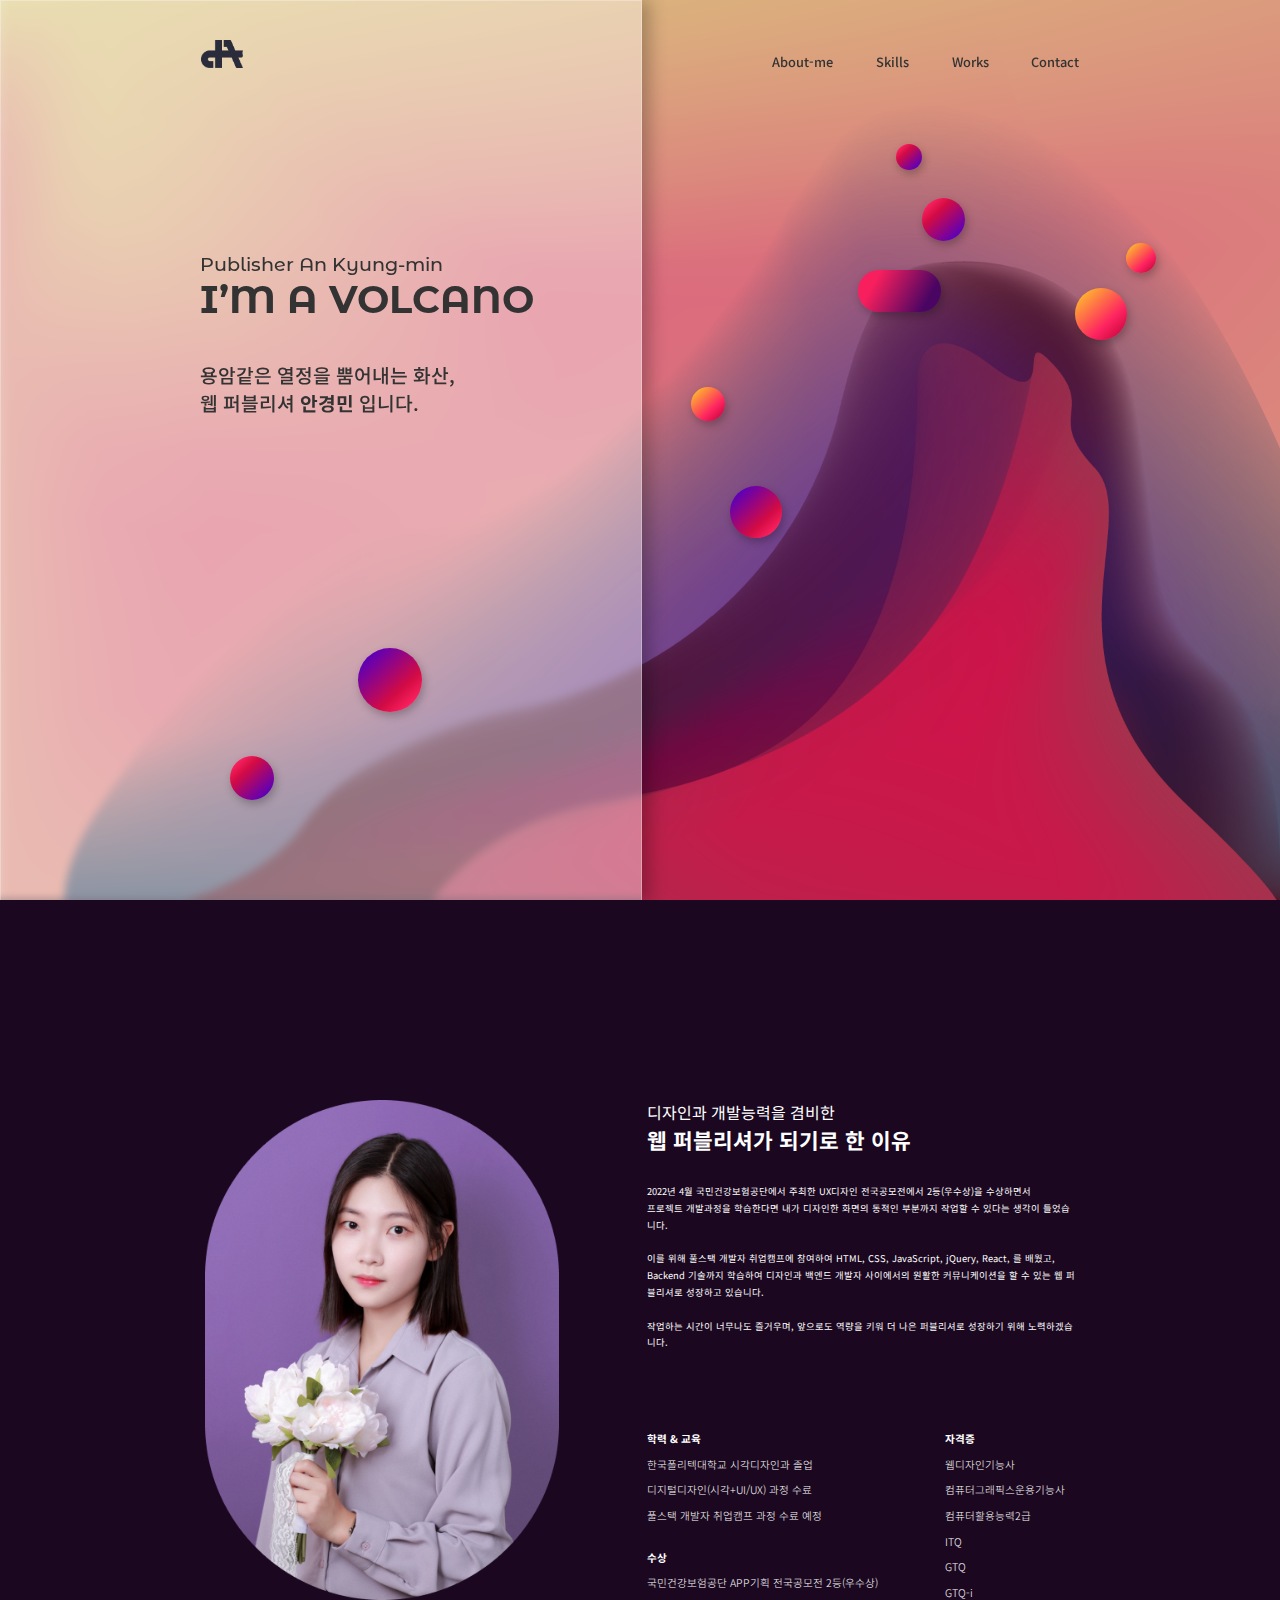
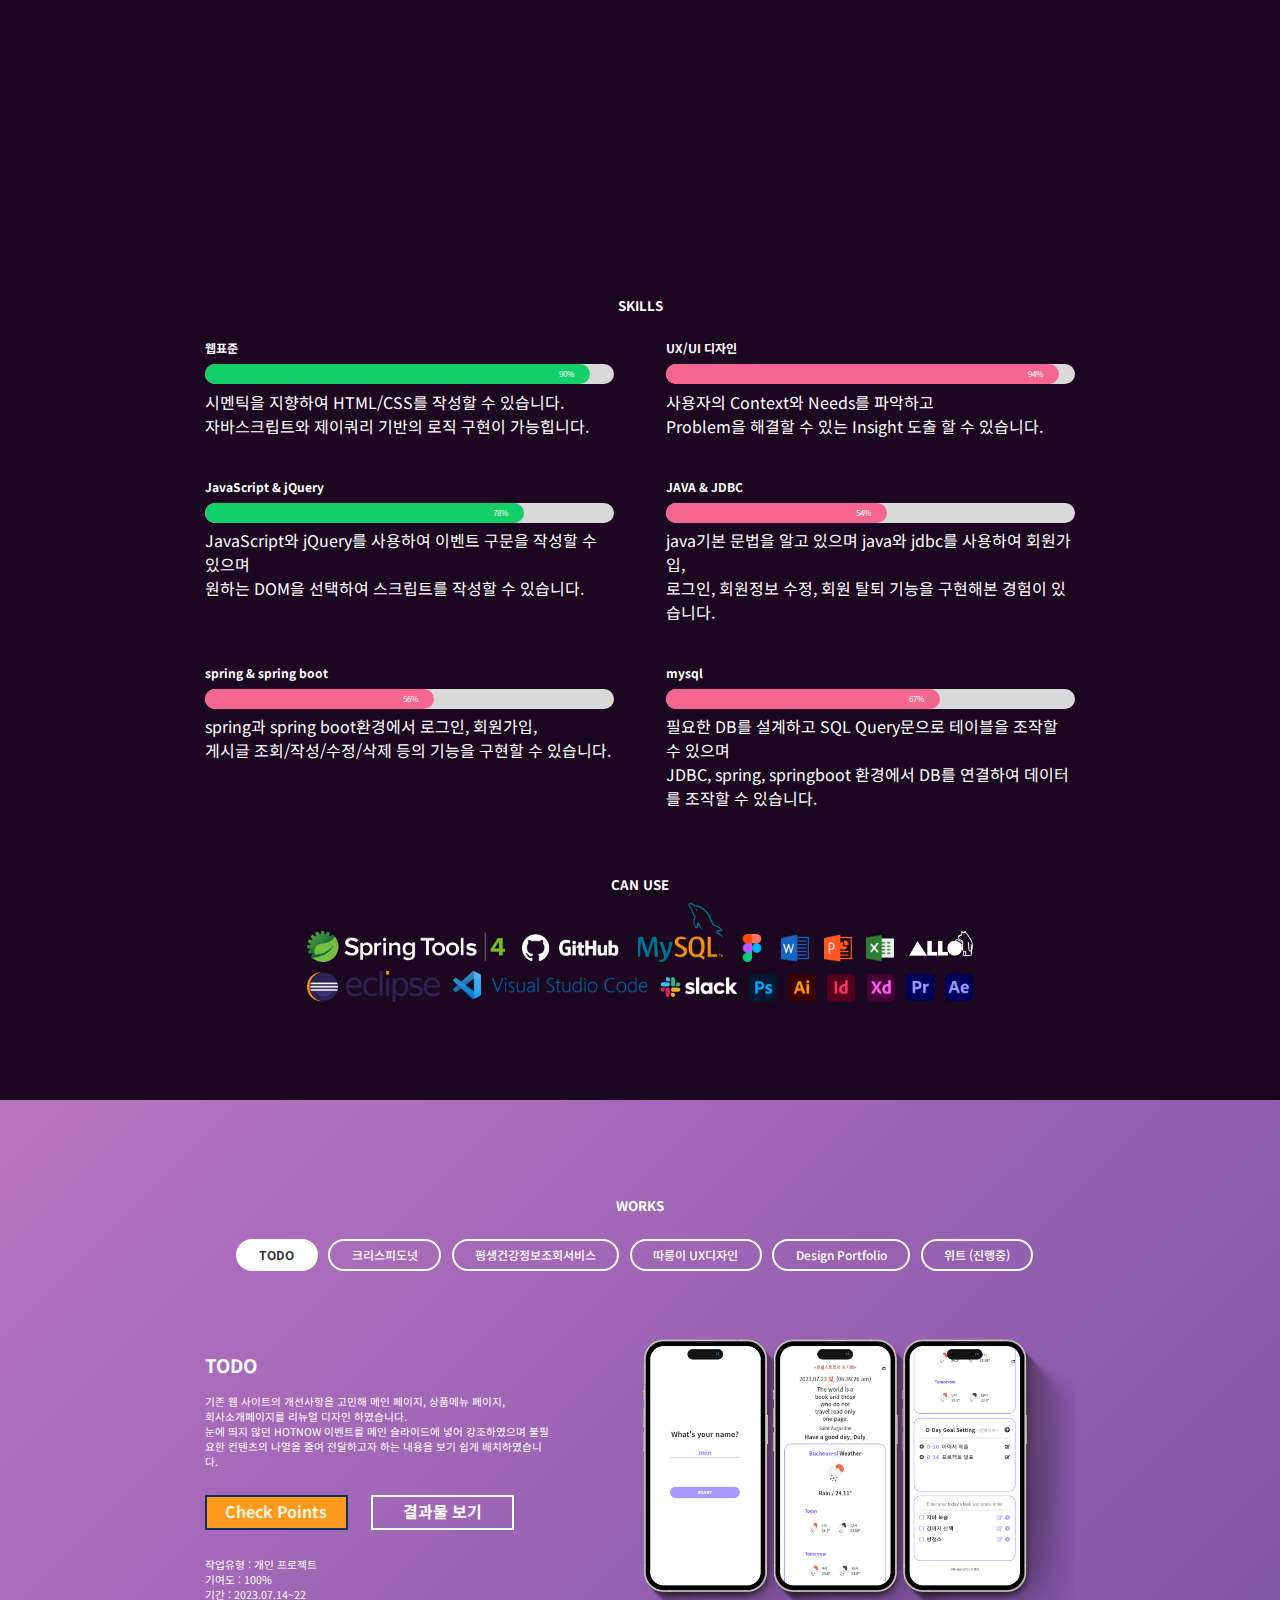
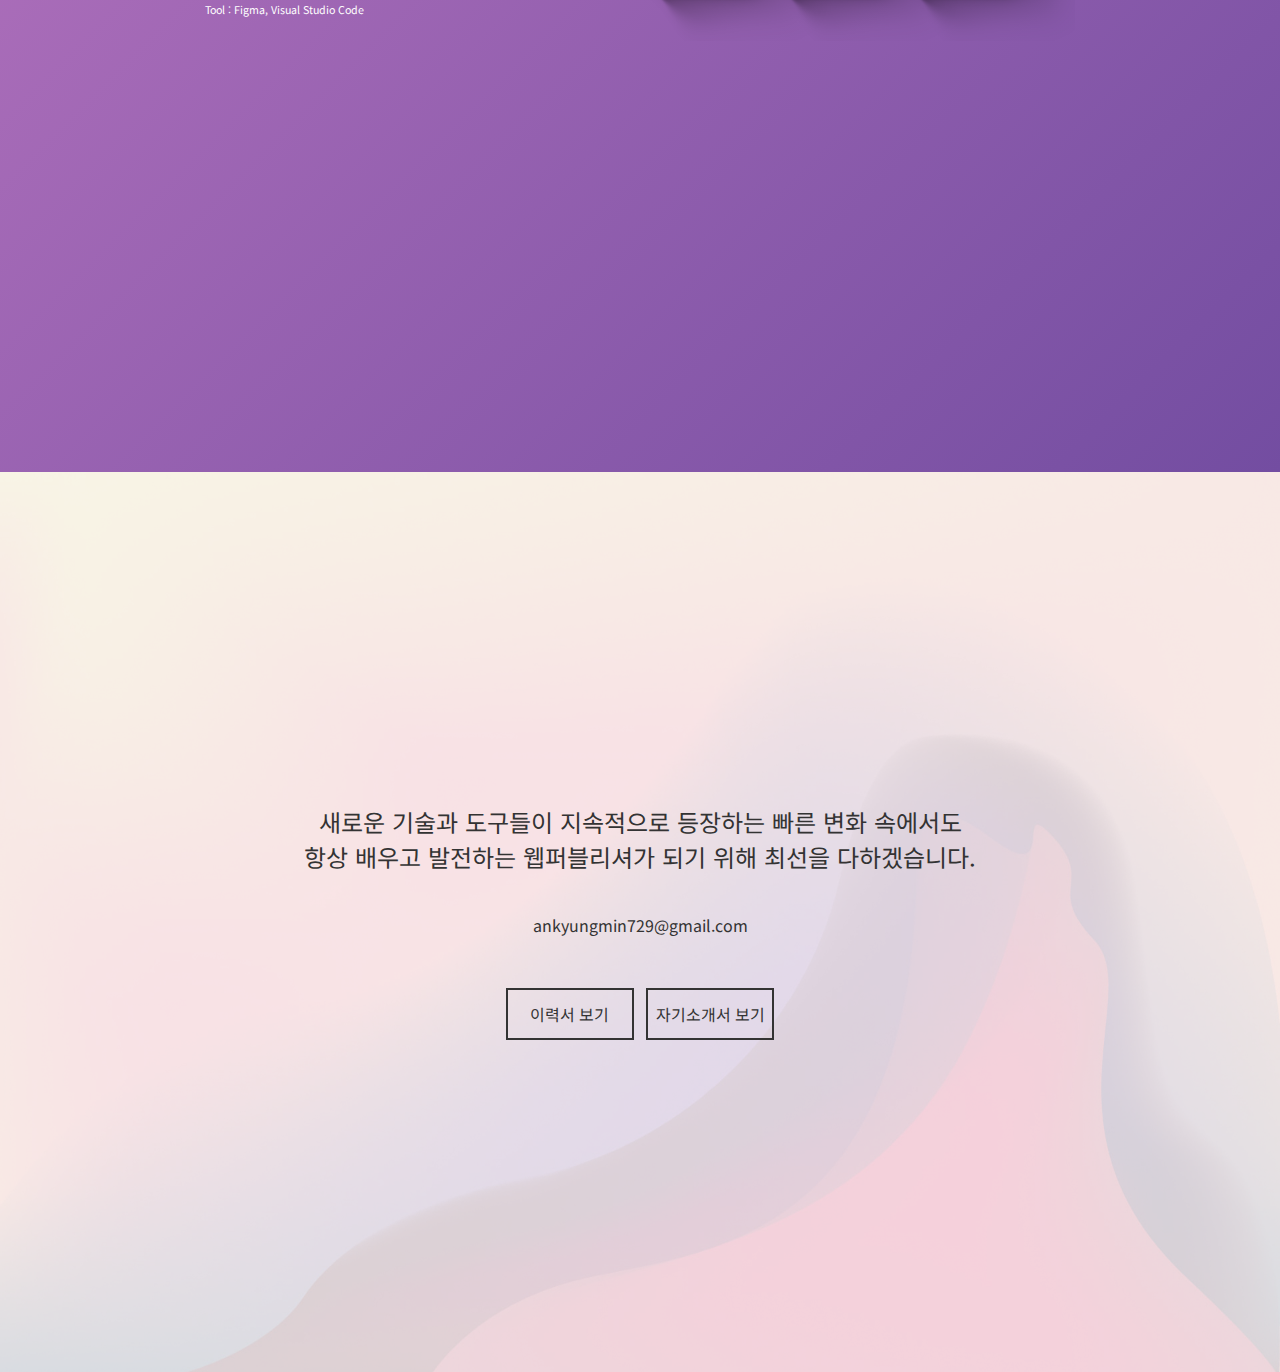
<file: index.html>
<!DOCTYPE html>
<html lang="ko">
	<head>
		<meta charset="UTF-8" />
		<meta name="viewport" content="width=device-width, initial-scale=1.0" />
		<title>안경민 포트폴리오</title>
		<link rel="icon" href="./images/favicon.png" />
		<link rel="stylesheet" href="./css/reset.css" />
		<link rel="stylesheet" href="./css/header.css" />
		<link rel="stylesheet" href="./css/style.css" />
		<script defer src="./js/script.js"></script>
	</head>
	<body>
    <header>
				<div class="header_inner">
					<h1 class="logo"><a href="#">안경민 포트폴리오</a></h1>
					<nav class="mainmenu">
						<ul class="mainmenu_container">
							<li><a href="#about-me">About-me</a></li>
							<li><a href="#skills">Skills</a></li>
							<li><a href="#works">Works</a></li>
							<li><a href="#contact">Contact</a></li>
						</ul>
					</nav>
				</div>
			</header>
			<section id="home">
        <div class="volcano">
          <img class="volcano_01" src="./images/volcano_01-1.png" alt="volcano" />
          <img class="volcano_02" src="./images/volcano_02.png" alt="volcano" />
          <img class="volcano_03" src="./images/volcano_03.png" alt="volcano" />
          <div class="lava_container">
            <div class="lava1"></div>
            <div class="lava2"></div>
            <div class="lava3"></div>
            <div class="lava4"></div>
            <div class="lava5"></div>
            <div class="lava6"></div>
            <div class="lava7"></div>
            <div class="lava8"></div>
            <div class="lava9"></div>
          </div>
          <div class="glass"></div>
        </div>
				<div class="section_inner">
					<div class="intro">
						<p>Publisher An Kyung-min</p>
						<p>I’M A VOLCANO</p>
						<p>용암같은 열정을 뿜어내는 화산,<br />웹 퍼블리셔 <b>안경민</b> 입니다.</p>
        </div>
			</section>
			
      <section id="about-me">
        <div class="sec_inner">
          <img src="./images/about_02.jpg" alt="">
          <div class="sec02_text">
              <p class="tit">
                  디자인과 개발능력을 겸비한 <br/>
                  <span class="b">웹 퍼블리셔가 되기로 한 이유</span>
              </p>
              <p class="con">
                2022년 4월 국민건강보험공단에서 주최한 UX디자인 전국공모전에서 2등(우수상)을 수상하면서 <br/>
                프로젝트 개발과정을 학습한다면 내가 디자인한 화면의 동적인 부분까지 작업할 수 있다는 생각이 들었습니다.<br/>
                <br/>
                이를 위해 풀스택 개발자 취업캠프에 참여하여 HTML, CSS, JavaScript, jQuery, React, 를 배웠고,<br/>
                Backend 기술까지 학습하여 디자인과 백엔드 개발자 사이에서의 원활한 커뮤니케이션을 할 수 있는 웹 퍼블리셔로 성장하고 있습니다.<br/>        
                <br/>
                작업하는 시간이 너무나도 즐거우며, 앞으로도 역량을 키워 더 나은 퍼블리셔로 성장하기 위해 노력하겠습니다.
              </p>
              <div class="text_bottom">
                  <div class="text_b_left">
                      <ol class="edu">
                          학력 & 교육
                          <li>한국폴리텍대학교 시각디자인과 졸업</li>
                          <li>디지털디자인(시각+UI/UX) 과정 수료</li>
                          <li>풀스택 개발자 취업캠프 과정 수료 예정</li>
                      </ol>
                      <ol>
                          수상
                          <li>국민건강보험공단 APP기획 전국공모전 2등(우수상)</li>
                      </ol>
                  </div>
                  <div class="text_b_right">
                      <ol>
                          자격증
                          <li>웹디자인기능사</li>
                          <li>컴퓨터그래픽스운용기능사</li>
                          <li>컴퓨터활용능력2급</li>
                          <li>ITQ</li>
                          <li>GTQ</li>
                          <li>GTQ-i</li>
                          <!-- <li>GTQin</li> -->
                      </ol>
                  </div>
              </div><!--end of text_bottom-->
          </div><!--end of sec02_text-->
      </div>
      </section>
      
      <section id="skills">
        <h4>SKILLS</h4>
        <ul class="skillsContainer">
          <li>
            <span class="skillName">spring & spring boot</span>
            <div class="chartBackground">
              <div class="chart">56%</div>
            </div>
            <p>
              spring과 spring boot환경에서 로그인, 회원가입, <br/>
              게시글 조회/작성/수정/삭제  등의 기능을 구현할 수 있습니다.
            </p>
          </li>
          <li>
            <span class="skillName">mysql</span>
            <div class="chartBackground">
              <div class="chart">67%</div>
            </div>
            <p >
              필요한 DB를 설계하고 SQL Query문으로 테이블을 조작할 수 있으며 <br/>
              JDBC, spring, springboot 환경에서 DB를 연결하여 데이터를 조작할 수 있습니다.
            </p>
          </li>
          <li>
            <span class="skillName">JavaScript & jQuery</span>
            <div class="chartBackground">
              <div class="chart">78%</div>
            </div>
            <p>
              JavaScript와 jQuery를 사용하여 이벤트 구문을 작성할 수 있으며<br/>
              원하는 DOM을 선택하여 스크립트를 작성할 수 있습니다.
            </p>
          </li>
          <li>
            <span class="skillName">JAVA & JDBC</span>
            <div class="chartBackground">
              <div class="chart">54%</div>
            </div>
            <p>
              java기본 문법을 알고 있으며 java와 jdbc를 사용하여  회원가입, <br/>
              로그인, 회원정보 수정, 회원 탈퇴 기능을 구현해본 경험이 있습니다.
            </p>
          </li>
          <li>
            <span class="skillName">웹표준</span>
            <div class="chartBackground">
              <div class="chart">90%</div>
            </div>
            <p>
              시멘틱을 지향하여 HTML/CSS를 작성할 수 있습니다.<br/>
              자바스크립트와 제이쿼리 기반의 로직 구현이 가능힙니다.
            </p>
          </li>
          <li>
            <span class="skillName">UX/UI 디자인</span>
            <div class="chartBackground">
              <div class="chart">94%</div>
            </div>
            <p>
              사용자의 Context와 Needs를 파악하고 <br/>
              Problem을 해결할 수 있는 Insight 도출 할 수 있습니다.
            </p>
          </li>
        </ul>
        <h4 class="canuse">CAN USE</h4>
        <ul class="canUseContainer">
          <li>Spring Tools 4</li>
          <li>GitHub</li>
          <li>MySQL</li>
          <li>Figma</li>
          <li>Word</li>
          <li>PowerPoint</li>
          <li>Excel</li>
          <li>Allo</li>
          <li>eclipse</li>
          <li>Visual Studio Code</li>
          <li>slack</li>
          <li>Photoshop</li>
          <li>Illustrator</li>
          <li>Indesign</li>
          <li>Xd</li>
          <li>Premier</li>
          <li>After Effects</li>
        </ul>
      </section>

      <section id="works">
        <h4>WORKS</h4>
        <ul class="worksList">
          <li class="on"><a href="#">TODO</a></li>
          <li><a href="#">크리스피도넛</a></li>
          <li><a href="#">평생건강정보조회서비스</a></li>
          <li><a href="#">따릉이 UX디자인</a></li>
          <li><a href="#">Design Portfolio</a></li>
          <li><a href="#">위트 (진행중)</a></li>
        </ul>

        <article class="show">
          <div class="workInfo">
            <h6>TODO</h6>
            <p>
              기존 웹 사이트의 개선사항을 고민해 메인 페이지, 상품메뉴 페이지, <br/>
              회사소개페이지를 리뉴얼 디자인 하였습니다.<br/> 
              눈에 띄지 않던 HOTNOW 이벤트를 메인 슬라이드에 넣어 강조하였으며
              불필요한 컨텐츠의 나열을 줄여 전달하고자 하는 내용을 보기 쉽게 배치하였습니다.
            </p>
            <a type="button" id="todoPopupBtn">Check Points</a>
            <a href="./todo/index.html" target="_blank" class="result">결과물 보기</a>
            
            <div id="todoModalWrap">
                <div id="todoModalBody">
                  <span id="todoCloseBtn">&times;</span>
                  <p style="font-size: 20px; line-height: 2;">
                    <strong>사용 언어</strong><br/>
                    - HTML<br/>
                    - CSS<br/>
                    - SASS<br/>
                    - JavaScript<br/>
                    <br/>
                    <strong>Check Points</strong><br/>
                    1. SASS 변수 선언으로 컬러시스템을 구축 => 빠른 작업<br/>
                    2. localStorage를 활용하여 사용자의 이름과 디데이 목록, 할일 목록을 저장하여 보여줌<br/>
                    3. 명언이 저장된 배열을 만든 후 Math.random()을 활용하여 명언을 랜덤으로 출력함<br/>
                    4. Date()를 활용하여 날짜와 시간을 가져오고 setInterval()을 통해 <br/>
                    &nbsp;&nbsp;&nbsp;&nbsp;1초간격으로 시간을 출력하는 함수를 호출함<br/>
                    5. OpenWeatherMap을 활용하여 사용자의 위치를 파악하고 <br/>
                    &nbsp;&nbsp;&nbsp;&nbsp;AJAX로 현재날씨 데이터를 받아와서 출력함<br/>
                    6. OpenWeatherMap에서 가져온 정보들 중 필요한 데이터만 찾아내기 위해 <br/>
                    &nbsp;&nbsp;&nbsp;&nbsp;현재시간정보의 날짜와 가져온 일기예보 데이터들의 날짜를 밀리세컨즈로 변환하여<br/>
                    &nbsp;&nbsp;&nbsp;&nbsp;두 데이터가 일치한지 비교후 같으면 해당 예보데이터를 출력함.<br/>
                    7. D-Day 목표를 추가/수정/삭제 가능하게 함.<br/>
                    8. ToDo 리스트를 추가/수정/삭제 가능하게 함.<br/>
                    9. 오른쪽 상단 아이콘을 눌렀을 때 배경색을 랜덤으로 변경되게 함.
                  </p>
                </div>
            </div>
            <p>
              작업유형 : 개인 프로젝트<br/>
              기여도 : 100%<br/>
              기간 : 2023.07.14~22<br/>
              Tool : Figma, Visual Studio Code
            </p>
          </div>
          <img style="width: 50%;" src="./images/todo.png" alt="크리스피크림도넛 리뉴얼 디자인 목업 이미지">
        </article><!-- TODO -->
        <article>
          <div class="workInfo">
            <h6>크리스피크림도넛(리뉴얼 디자인)</h6>
            <p>
              기존 웹 사이트의 개선사항을 고민해 메인 페이지, 상품메뉴 페이지, <br/>
              회사소개페이지를 리뉴얼 디자인 하였습니다.<br/> 
              눈에 띄지 않던 HOTNOW 이벤트를 메인 슬라이드에 넣어 강조하였으며
              불필요한 컨텐츠의 나열을 줄여 전달하고자 하는 내용을 보기 쉽게 배치하였습니다.
            </p>
            <a style="margin-bottom: 0;" type="button" id="krispyPopupBtn">Check Points</a>
            <a style="margin-bottom: 0;" href="./pdf/ankyungmin_krispykreme.pdf" target="_blank" class="process">작업과정 보기</a><br/>
            <span class="result_simple">
              <a href="https://glowing-blini-1d13b6.netlify.app/" target="_blank">
                사이트 보기
              </a>
            </span>
            <div id="krispyModalWrap">
              <div id="krispyModalBody">
                <span id="krispyCloseBtn">&times;</span>
                <p style="font-size: 20px; line-height: 2;">
                  <strong>사용 언어</strong><br/>
                  - HTML<br/>
                  - CSS<br/>
                  - JavaScript<br/>
                  <br/>
                  <strong>Check Points</strong><br/>
                  1. 메뉴 구조를 재설계하여 기존의 잘못 그룹핑 되어있던 부분 수정함<br/>
                  2. 이벤트 등 고객 참여가 필요한 부분은 Home에서 볼 수 있도록 함<br/>
                  3. 바닐라 자바스크립트로 메인 슬라이드 구현함<br/>
                  4. 자바스크립트에서 mouseenter와 mouseleave를 활용하여 <br/>
                  &nbsp;&nbsp;&nbsp;&nbsp;마우스 위치에 따라 서브메뉴가 보였다 사라졌다 하는 것을 구현함<br/>
                  5. position:fixed를 사용해 주문하기 탭과 top버튼을 오른쪽 사이드에 고정함<br/>
                  &nbsp;&nbsp;&nbsp;&nbsp;=> 주문하기에 접근성을 높임<br/>
                  6. 자바스크립트에서 window.scrollY를 활용하여 <br/>
                  &nbsp;&nbsp;&nbsp;&nbsp;scroll이 이미 맨 위에 있을 때는 top버튼이 사라지도록 구현함

                </p>
              </div>
          </div>
            <p>
              작업유형 : 개인 프로젝트<br/>
              기여도 : 100%<br/>
              기간 : 2022.03~04<br/>
              Tool : Photoshop, Illustrator, XD, Visual Studio Code
            </p>
          </div>
          <img src="./images/portfolio03.png" alt="크리스피크림도넛 리뉴얼 디자인 목업 이미지">
        </article><!-- 크리스피 도넛 -->
        <article>
          <div class="workInfo">
            <h6>평생건강정보조회서비스<br/>APP아이디어 공모전 (우수상 수상)</h6>
            <p>
              건강보험공단에서 주최한 평생건강정보조회서비스APP 아이디어 공모전은<br/>
              기존의 건강보험공단 앱에 추가될 예정인 "평생건강정보조회서비스"메뉴의<br/>
              페이지를 디자인하는 공모전입니다.<br/>
              <br/>
              "평생건강정보조회서비스"는 사용자의 건강정보를 생애주기별로 <br/>분류하여 한눈에 볼 수 있도록 합니다.<br/>
            </p>
            <a style="margin-bottom: 0;" type="button" id="healthPopupBtn">Check Points</a>
            <a style="margin-bottom: 0;" href="./pdf/ankyungmin_NHIS_UI_design_contest.pdf" target="_blank" class="process">작업과정 보기</a>
            <span class="result_simple">
              <a href="https://xd.adobe.com/view/85577e7a-8832-4287-ae35-ca212c34609d-d004/?fullscreen" target="_blank">
                XD 프로토타입
              </a>
            </span>
            <div id="healthModalWrap">
              <div id="healthModalBody">
                <span id="healthCloseBtn">&times;</span>
                <p style="font-size: 20px; line-height: 2;">
                  <strong>공모전 소개</strong><br/>
                  - 목표 : 앱 내에 흩어져 있는 건강정보를 생애주기별로 분류하여 <br/>
                  &nbsp;&nbsp;&nbsp;&nbsp;사용자의 건강정보를 쉽게 전달하는 것<br/>
                  - 사용자층 : 국민건강보험 앱인 만큼 사용 연령층이 다양하므로 남녀노소 누구나<br/>
                  - 기대효과 : 자신의 건강정보를 헤매지 않고 경로가 한눈에 보일 수 있도록 하는 것<br/>
                  <br/>
                  <strong>사용 툴</strong><br/>
                  - XD<br/>
                  <br/>
                  <strong>Check Points</strong><br/>
                  1. 타 보험사 앱을 분석한 결과 공통적으로 아이콘을 활용하여 UI가 직관적이며 <br/>
                  &nbsp;&nbsp;&nbsp;&nbsp;메뉴가 분류되어 있어 정보 파악이 용이했다는 공통점이 있었음.<br/>
                  &nbsp;&nbsp;&nbsp;&nbsp;=> 이를 래퍼런스로 참고함<br/>
                  2. 기획방향을 다음 3가지로 설정함.<br/>
                  &nbsp;&nbsp;&nbsp;&nbsp;- 아이콘을 활용한 직관적인 UI<br/>
                  &nbsp;&nbsp;&nbsp;&nbsp;- 사용자의 시선이 자연스럽게 흐르도록 유도<br/>
                  &nbsp;&nbsp;&nbsp;&nbsp;- 연령대에 상관없이 쉬운 정보파악<br/>
                  3. 사용자층이 "대한민국 국민 누구나"이기 때문에 디지털 약자여도 쉽게 이용할 수 있도록<br/>
                  &nbsp;&nbsp;&nbsp;&nbsp;최대한 간결하고 인지하기 쉽게 디자인 하였으며<br/>
                  &nbsp;&nbsp;&nbsp;&nbsp;찾으려는 정보들을 잘 찾을 수 있도록 설계함<br/>
                  4. 전체적인 계획을 날짜에 맞춰 세우고 단계별로 진행하여 지체됨 없이 프로젝트를 수행함
                </p>
              </div>
          </div>
            <p>
              작업유형 : 2인 팀 프로젝트<br/>
              기여도 : 50%<br/>
              기간 : 2022.03.13~03.23<br/>
              Tool : Photoshop, Illustrator, XD
            </p>
          </div>
          <img style="width: 44%" src="./images/portfolio04.png" alt="평생건강정보조회서비스 목업 이미지">
        </article><!-- 공모전 -->
        <article>
          <div class="workInfo">
            <h6>따릉이(리뉴얼 디자인)</h6>
            <p>
              기존 앱의 불편사항을 찾고 해결하기 위해 리뉴얼 디자인 하였습니다.<br/> 
              사용자가 지속적으로 앱을 사용할 수 있도록 하고자 하였습니다.<br/>
              <br/>
              제가 실제로 사용하고 있었던 휴대폰 화면에 맞춰서 작업을 하였고<br/>
              덕분에 실제 화면에서 클릭하기 좋은 크기와 알맞은 간격 등을 <br/>
              알 수 있었던 알찬 시간이었습니다.
            </p>
            <a style="margin-bottom: 0;" type="button" id="bicyclePopupBtn">Check Points</a>
            <a style="margin-bottom: 0;" href="./pdf/ankyungmin_seoul_public_bicycle.pdf" target="_blank" class="process">작업과정 보기</a>
            <span class="result_simple">
              <a href="https://xd.adobe.com/view/4b50b15b-5668-4ea9-8a70-9b23e5f48ac6-1e03/?fullscreen" target="_blank">
                XD프로토타입
              </a>
            </span>
            <div id="bicycleModalWrap">
              <div id="bicycleModalBody">
                <span id="bicycleCloseBtn">&times;</span>
                <p style="font-size: 20px; line-height: 2;">
                  <strong>사용 툴</strong><br/>
                  - XD<br/>
                  <br/>
                  <strong>Check Points</strong><br/>
                  1. UXUI디자인에 들어가기 앞서 문제점을 정의하기 위해 <br/>
                  &nbsp;&nbsp;&nbsp;&nbsp;기존 따릉이 앱에서 현재 제공 중인 정보를 사용자가 얼만큼 인지하고 있는지<br/>
                  &nbsp;&nbsp;&nbsp;&nbsp;설문조사를 진행하였고 대부분의 기능과 정보를 설문에 응한 220명의 사용자 중<br/>
                  &nbsp;&nbsp;&nbsp;&nbsp;50%이상의 사용자가 인지하지 못하고 있었다는 결과를 도출함<br/>
                  2. 설문결과에 따라 문제점을 다음과 같이 정의함<br/>
                  &nbsp;&nbsp;&nbsp;&nbsp;- 이용권 구매 절차 복잡 & 이용권에 대한 정확한 이해 어려움<br/>
                  &nbsp;&nbsp;&nbsp;&nbsp;- 제공되고 있는 정보 및 서비스 인지 부족<br/>
                  &nbsp;&nbsp;&nbsp;&nbsp;- 점검 중인 자전거 파악 어려움<br/>
                  3. 사용자가 따릉이에서 제공하고 있는 서비스와 정보를 인지 할 수 있도록 <br/>
                  &nbsp;&nbsp;&nbsp;&nbsp;뎊스를 기존보다 낮게 설정하여 정보구조설계를 다시 함<br/>
                  4. 다른 어플리케이션 사이에 있을 때도 잘 눈에 띄도록 런처아이콘을 리디자인 함.<br/>
                  5. 따릉이 앱을 리디자인 함으로서 앞서 정의한 문제점을 해결함.<br/>
                </p>
              </div>
          </div>
            <p>
              작업유형 : 개인 프로젝트<br/>
              기여도 : 100%<br/>
              기간 : 2022.03~06<br/>
              Tool : Photoshop, Illustrator, XD
            </p>
          </div>
          <img src="./images/portfolio04.jpg" alt="따릉이 리뉴얼 디자인 목업 이미지">
        </article><!-- 따릉이 -->
        <article>
          <a href="./pdf/ankyungmin_clio.pdf" target="_blank" class="workbox">
            <img src="./images/design01.png" alt="">
            <div class="workbox_info">
              <h6>CLIO SNS Tamplate Design</h6>
              <p>이벤트 참여를 높이기 위한 sns 템플릿</p>
            </div>
          </a>
          <a href="./pdf/ankyungmin_book_cover.pdf" target="_blank" class="workbox">
            <img src="./images/design02.png" alt="">
            <div class="workbox_info">
              <h6>Book Cover Redesign</h6>
              <p>&lt;INSTA BRAIN> 북커버 리디자인</p>
            </div>
          </a>
          <a href="./pdf/ankyungmin_infographic.pdf" target="_blank" class="workbox">
            <img src="./images/design03.png" alt="">
            <div class="workbox_info">
              <h6>지하철 에티켓 인포그래픽 포스터</h6>
              <p>인포그래픽을 활용한 공익 포스터</p>
            </div>
          </a>
          <a href="./pdf/ankyungmin_poster.pdf" target="_blank" class="workbox">
            <img src="./images/design04.png" alt="">
            <div class="workbox_info">
              <h6>한국국제아트페어 포스터 디자인</h6>
              <p>코엑스 로고의 색상을 메인컬러로 사용한 포스터</p>
            </div>
          </a>
        </article><!-- 디자인 -->
        <article>
          <div class="workInfo">
            <h6>위트 - with travel<br/>(프로젝트 진행중 입니다.)</h6>
            <p>
              여러 여행사 사이트와 추천 사이트가 존재하지만 정보양이 너무 많아 <br/>
              오히려 더 정리가 어렵고 계획 세우기가 힘들다는 문제를 해결하기 위해<br/>
              상황에 따라 추천을 해주는 서비스를 제공하며,<br/> 
              서로의 여행을 공유하고 추천해줄 수 있는 사이트를 제작하였습니다.
            </p>
            <!-- <a href="" target="_blank" class="process">작업과정 보기</a> -->
            
              <a type="button" id="popupBtn">Check Points</a>
            
            <a href="https://github.com/gamepro6390/Final_Project" target="_blank" class="result">GitHub 보기</a>
            
            <div id="modalWrap">
                <div id="modalBody">
                  <span id="closeBtn">&times;</span>
                  <p style="font-size: 20px; line-height: 2;">
                    <strong>프로젝트에서 내가 맡은 부분</strong><br/>
                    - 커뮤니티 (화면/기능 구현)<br/>
                    <br/>
                    <strong>Check Points</strong><br/>
                    1. Controller를 통해 jsp파일을 매핑함<br/>
                    2. Login되어있지 않으면(유저정보가 null이면) 글쓰기 눌렀을 때 로그인 페이지로 이동시킴<br/>
                    3. 글쓰기를 눌렀을 때 user nickname정보를 Model로 가져오기<br/>
                    4. mybatis를 이용하여 sql 쿼리문을 실행처리 함<br/>
                    5. ck에티터를 활용하여 게시글이 DB에 저장될 때 사용자가 지정한 글꼴과 크기도 함께 저장<br/>
                    <!-- 6. 글쓰기 양식에 내용을 작성하지 않고 글쓰는 것을 방지하기 위해<br/> -->
                    6. JavaScript를 통해 input value가 비어있으면 submit 이벤트가 작동하지 않도록 함<br/>
                    7. detail.jsp에서 jstl을 활용하여 게시글 id가 유저 id와 같으면 수정버튼과 삭제버튼이 나오게 <br/>
                      같지 않으면 신고버튼이 나오게 하여 자신이 쓴 게시물만 수정과 삭제가 가능하게 함<br/> 
                    8. 게시글 전체 조회시 좋아요 순으로 정렬되며 인기순을 누르면 인기순으로 정렬된다<br/>
                    9. 게시글 중 하나를 선택하면 detail.jsp가 나오고 게시글 조회수가 1증가되도록 함<br/>
                    <br/>
                    <strong>추가할 기능 (작업중)</strong><br/>
                    - ck에디터를 활용한 이미지 업로드 기능<br/>
                    - 게시글 조회시 top10 게시글은 썸네일도 함께 불러오는 기능<br/>
                    - 최신순을 눌렀을 때 top10부분도 최신순 적용<br/>
                    - 게시글 좋아요 및 댓글 기능
                  </p>
                </div>
            </div>
            <p>
              작업유형 : 5인 팀 프로젝트<br/>
              기여도 : 20%<br/>
              기간 : 2023.06.23~<br/>
              Tool : Allo, slack, Illustrator, Figma, GitHub, STS4, MySQL
            </p>
          </div>
          <img src="./images/wt.png" alt="크리스피크림도넛 리뉴얼 디자인 목업 이미지">
        </article><!-- 위트 -->
        
      </section>

      <section id="contact">
        <div class="sec_inner">
            <!-- <img src="./images/contact_me.png" alt="안경민 사진"> -->
            <div class="right_box">
                <p>
                  새로운 기술과 도구들이 지속적으로 등장하는 빠른 변화 속에서도 <br/>
                  항상 배우고 발전하는 웹퍼블리셔가 되기 위해 최선을 다하겠습니다.
                </p>
                <p>ankyungmin729@gmail.com</p>
                <div class="btn_box">
                    <a href="./pdf/resume.pdf" target="_blank">이력서 보기</a>
                    <a href="./pdf/coverletter.pdf" target="_blank">자기소개서 보기</a>
                </div>
            </div>
        </div>
    </section>

      <!-- <footer>
        <div class="footer_inner">
          <p>ⓒ2022. An Kyungmin All rights reserved.</p>
          <p>View Detailed Process</p>
          <p>Google Chrome 1920 * 1080</p>
        </div>
      </footer> -->
	</body>
</html>
</file>
<file: css/header.css>
@charset "utf-8";
@import url('https://fonts.googleapis.com/css2?family=Montserrat+Alternates:wght@500;700&family=Noto+Sans+KR:wght@100;300;400;500;700;900&display=swap');
body {
	font-family: 'Noto Sans KR', sans-serif;
}

header.bg {
	/* width: 100%;
    height: 110px;
    background: rgba(255, 255, 255, 0.6);
    border: 1px solid rgba(255, 255, 255, 0.3);
    backdrop-filter: blur(2px); */
}
header.bg > .header_inner > .logo > a {
	background-image: url(../images/logo-w.png);
}
header.bg > .header_inner > .mainmenu > .mainmenu_container > li > a {
	color: #fff;
}

header > .header_inner > .logo.w > a {
	background-image: url(../images/logo-w.png);
}

/* header */
header {
	position: fixed;
	left: 0;
	top: 0;
	width: 100%;
	z-index: 1000;
}
header > .header_inner {
	position: relative;
	width: 68.6458333%;
	margin: 0 auto;
}
/* logo */
header > .header_inner > .logo {
	position: absolute;
	left: 0;
	top: 40px;
	width: 3.33vw;
}
header > .header_inner > .logo > a {
	display: block;
	height: 2.24vw;
	text-indent: -9999px;
	background-image: url(../images/logo.png);
	background-repeat: no-repeat;
	background-size: contain;
}
/* mainmenu */
header > .header_inner > .mainmenu {
	position: absolute;
	top: 48px;
	right: 0;
}
header > .header_inner > .mainmenu > .mainmenu_container {
	display: flex;
	justify-content: space-between;
	width: 24vw;
}
header > .header_inner > .mainmenu > .mainmenu_container > li.on > a {
	color: #ed505a;
}
header > .header_inner > .mainmenu > .mainmenu_container > li > a {
	font-weight: 500;
	font-size: 1vw;
}
</file>
<file: css/style.css>
@charset "utf-8";
@import url('https://fonts.googleapis.com/css2?family=Montserrat+Alternates:wght@500;700&family=Noto+Sans+KR:wght@100;300;400;500;700;900&display=swap');
#home {
	overflow: hidden;
	position: relative;
	width: 100%;
	height: 100vh;
	background: url(../images/main_bg.png);
	background-repeat: no-repeat;
	background-size: cover;
	box-sizing: border-box;
}
/* body > .volcano {
	overflow: hidden;
	font-family: 'Noto Sans KR', sans-serif;
	background: url(../images/main_bg.png);
	background-repeat: no-repeat;
	background-size: cover;
} */
.volcano {
	position: relative;
	width: 100%;
	height: 100%;
}
.volcano > img {
	position: absolute;
	left: 0;
	top: 0;
	width: 100%;
	height: 100%;
	z-index: 2;
}
.volcano_01 {
	width: 100%;
	height: 100%;
	margin-left: 5%;
	transition: all 0.5s;
}
.lava_container > div {
	position: absolute;
	border-radius: 50%;
	box-shadow: 2px 4px 8px rgba(0, 0, 0, 0.25);
	z-index: 1;
}

.lava_container > .lava1 {
	left: 84%;
	top: 32%;
	width: 52px;
	height: 52px;
	background: linear-gradient(137.25deg, #ffad33 14.23%, #fe2361 65.03%, #d30b44 87.2%);
	transform-style: preserve-3d;
	-webkit-transform-style: preserve-3d;
	transition: all 0.3s ease;
	-webkit-transition: all 0.3s ease;
	z-index: 3;
}
.lava_container > .lava2 {
	left: 88%;
	top: 27%;
	width: 30px;
	height: 30px;
	background: linear-gradient(137.25deg, #ffad33 14.23%, #fe2361 65.03%, #d30b44 87.2%);
	z-index: 3;
}
.lava_container > .lava3 {
	left: 67%;
	top: 30%;
	width: 83px;
	height: 41.5px;
	background: linear-gradient(119.03deg, #f71f5d 21.82%, #4a0563 81.05%);
	border-radius: 20.7503px;
	z-index: 3;
}
.lava_container > .lava4 {
	left: 72%;
	top: 22%;
	width: 43px;
	height: 43px;
	background: linear-gradient(137.25deg, #5c00b8 14.23%, #d30b44 65.92%, #fe2361 87.2%);
	transform: rotate(-180deg);
	box-shadow: -2px -4px 8px rgba(0, 0, 0, 0.25);
	z-index: 3;
}
.lava_container > .lava5 {
	left: 70%;
	top: 16%;
	width: 26px;
	height: 26px;
	background: linear-gradient(137.25deg, #5c00b8 14.23%, #d30b44 65.92%, #fe2361 87.2%);
	transform: rotate(-180deg);
	box-shadow: -2px -4px 8px rgba(0, 0, 0, 0.25);
	z-index: 3;
}
.lava_container > .lava6 {
	left: 57%;
	top: 54%;
	width: 52px;
	height: 52px;
	background: linear-gradient(137.25deg, #5c00b8 14.23%, #d30b44 65.92%, #fe2361 87.2%);
	z-index: 3;
}
.lava_container > .lava7 {
	left: 54%;
	top: 43%;
	width: 34px;
	height: 34px;
	background: linear-gradient(137.25deg, #ffad33 14.23%, #fe2361 65.03%, #d30b44 87.2%);
	z-index: 3;
}
.lava_container > .lava8 {
	left: 28%;
	top: 72%;
	width: 64px;
	height: 64px;
	background: linear-gradient(137.25deg, #5c00b8 14.23%, #d30b44 65.92%, #fe2361 87.2%);
	z-index: 3;
}
.lava_container > .lava9 {
	left: 18%;
	top: 84%;
	width: 44px;
	height: 44px;
	background: linear-gradient(137.25deg, #5c00b8 14.23%, #d30b44 65.92%, #fe2361 87.2%);
	box-shadow: -2px -4px 8px rgba(0, 0, 0, 0.25);
	transform: rotate(-180deg);
	z-index: 3;
}

.glass {
	position: absolute;
	left: 0;
	top: 0;
	width: 50%;
	height: 100%;
	background: rgba(255, 255, 255, 0.4);
	mix-blend-mode: normal;
	border: 1px solid rgba(255, 255, 255, 0.3);
	box-shadow: 8px 0px 16px rgba(0, 0, 0, 0.25);
	backdrop-filter: blur(4px);
	z-index: 2;
}

/* section */
section {
	width: 100%;
	/* height: 56.25vw; */
}
section > .section_inner {
	width: 68.6458333%;
	margin: 0 auto;
	z-index: 100;
}
#home > .section_inner {
	position: absolute;
	left: 15.625vw;
	top: 0;
}
#home > .section_inner > .intro {
	position: absolute;
	left: 0;
	top: 28vh;
}
#home > .section_inner > .intro > p {
	font-family: 'Montserrat Alternates', sans-serif;
}
#home > .section_inner > .intro > p:nth-child(1) {
	font-weight: 500;
	font-size: 1.5vw;
}
#home > .section_inner > .intro > p:nth-child(2) {
	font-weight: 700;
	font-size: 3vw;
}

#home > .section_inner > .intro > p:nth-child(3) {
	margin-top: 3vw;
	font-weight: 500;
	font-family: Noto Sans KR;
	font-size: 1.5vw;
}
#home > .section_inner > .intro > p:nth-child(3) > b {
	font-weight: 700;
}

/*===== about-me ===== */

#about-me {
	width: 100%;
	height: 500px;
}
/* section02 */
#about-me {
	width: 100%;
	height: 100vh;
	padding: 16.67vh 0;
	box-sizing: border-box;
	background-color: #1b0820;
}
#about-me > .sec_inner {
	display: flex;
	align-items: center;
	height: 100%;
	margin: 0 16vw;
}

#about-me img {
	width: 28vw;
	height: 39vw;
	margin-right: 6.88vw;
}
#about-me .sec02_text {
	width: 33.85vw;
}
#about-me .sec02_text p {
	display: block;
	width: 100%;
	color: #fff;
}
#about-me .sec02_text p.tit {
	/* margin-top: 40px; */
	margin-bottom: 28px;
	font-size: 1.25vw;
}
#about-me .sec02_text .b {
	color: #fff;
	font-weight: 700;
	font-size: 1.67vw;
}
#about-me .sec02_text p.con {
	display: block;
	width: 100%;
	margin-bottom: 80px;
	font-size: 0.73vw;
	line-height: 1.8;
}

#about-me .text_bottom {
	display: flex;
}
#about-me .text_bottom ol {
	color: #fff;
	font-weight: 700;
	font-size: 0.83vw;
}
#about-me .text_bottom li {
	margin-top: 0.83vw;
	color: #fff;
	font-weight: 300;
	font-size: 0.83vw;
}
#about-me .text_bottom .edu {
	margin-bottom: 2.08vw;
	font-weight: 700;
	font-size: 0.83vw;
}
#about-me .text_bottom > .text_b_right {
	margin-left: 5.21vw;
	font-weight: 700;
	font-size: 0.83vw;
}
/*===== skills ===== */
#skills {
	width: 100%;
	height: 100vh;
	padding: 8vh 16vw;
	box-sizing: border-box;
	background-color: #1b0820;
}
#skills > h4 {
	margin: 1.88vw 0;
	text-align: center;
	color: #fff;
	font-weight: 700;
	font-size: 1.04vw;
}
#skills > .skillsContainer {
	display: flex;
	flex-wrap: wrap;
	justify-content: space-between;
}
#skills > .skillsContainer > li {
	width: 32vw;
	margin-bottom: 40px;
}

#skills > .skillsContainer > li:nth-child(1) {
	order: 500;
}
#skills > .skillsContainer > li:nth-child(2) {
	order: 600;
}
#skills > .skillsContainer > li:nth-child(3) {
	order: 300;
}
#skills > .skillsContainer > li:nth-child(4) {
	order: 400;
}
#skills > .skillsContainer > li:nth-child(5) {
	order: 100;
}
#skills > .skillsContainer > li:nth-child(6) {
	order: 200;
}
#skills > .skillsContainer > li > .skillName {
	display: block;
	margin-bottom: 0.63vw;
	color: #fff;
	font-weight: 700;
	font-size: 0.94vw;
}
#skills > .skillsContainer > li > .chartBackground {
	width: 100%;
	height: 20px;
	border-radius: 10px;
	background-color: #d9d9d9;
}
#skills > .skillsContainer > li > .chartBackground > .chart {
	height: 20px;
	padding: 0 16px;
	border-radius: 10px;
	text-align: right;
	line-height: 20px;
	color: #fff;
	font-size: 0.63vw;
	background-color: #f4668f;
	box-sizing: border-box;
}
#skills > .skillsContainer > li:nth-child(1) .chart {
	width: 56%;
}
#skills > .skillsContainer > li:nth-child(2) .chart {
	width: 67%;
}
#skills > .skillsContainer > li:nth-child(3) .chart {
	width: 78%;
	background-color: #13cf6a;
}
#skills > .skillsContainer > li:nth-child(4) .chart {
	width: 54%;
}
#skills > .skillsContainer > li:nth-child(5) .chart {
	width: 94%;
	background-color: #13cf6a;
}
#skills > .skillsContainer > li:nth-child(6) .chart {
	width: 96%;
}
#skills > .skillsContainer > li > p {
	display: block;
	margin-top: 0.42vw;
	color: #fff;
}
#skills > .canuse {
	margin-bottom: 0;
}
#skills > .canUseContainer {
	display: flex;
	flex-wrap: wrap;
	justify-content: space-between;
	align-items: end;
	width: 52.08vw;
	margin: 0 auto;
}
#skills > .canUseContainer > li {
	margin-top: 0.7292vw;
	text-indent: -9999px;
	background-repeat: no-repeat;
	background-size: contain;
}
#skills > .canUseContainer > li:nth-child(1) {
	width: 15.63vw;
	height: 2.4479vw;
	background-image: url(../images/sts4.png);
}
#skills > .canUseContainer > li:nth-child(2) {
	width: 7.92vw;
	height: 2.1875vw;
	background-image: url(../images/github.png);
}
#skills > .canUseContainer > li:nth-child(3) {
	width: 6.6667vw;
	height: 4.6354vw;
	background-image: url(../images/mysql.png);
}
#skills > .canUseContainer > li:nth-child(4) {
	width: 2.1875vw;
	height: 2.1875vw;
	background-image: url(../images/skills_figma.png);
}
#skills > .canUseContainer > li:nth-child(5) {
	width: 2.1875vw;
	height: 2.1875vw;
	background-image: url(../images/skills_word.png);
}
#skills > .canUseContainer > li:nth-child(6) {
	width: 2.1875vw;
	height: 2.1875vw;
	background-image: url(../images/skills_powerpoint.png);
}
#skills > .canUseContainer > li:nth-child(7) {
	width: 2.1875vw;
	height: 2.1875vw;
	background-image: url(../images/skills_excel.png);
}
#skills > .canUseContainer > li:nth-child(8) {
	width: 5vw;
	height: 2.4vw;
	background-image: url(../images/allo.png);
}
#skills > .canUseContainer > li:nth-child(9) {
	width: 10.52vw;
	height: 2.4vw;
	background-image: url(../images/eclipse.png);
}
#skills > .canUseContainer > li:nth-child(10) {
	width: 15.36vw;
	height: 2.4vw;
	background-image: url(../images/vscode.png);
}
#skills > .canUseContainer > li:nth-child(11) {
	width: 6vw;
	height: 2vw;
	background-image: url(../images/slack.png);
}
#skills > .canUseContainer > li:nth-child(12) {
	width: 2.1875vw;
	height: 2.1875vw;
	background-image: url(../images/skills_photoshop.png);
}
#skills > .canUseContainer > li:nth-child(13) {
	width: 2.1875vw;
	height: 2.1875vw;
	background-image: url(../images/skills_illustrator.png);
	background-size: contain;
}
#skills > .canUseContainer > li:nth-child(14) {
	width: 2.1875vw;
	height: 2.1875vw;
	background-image: url(../images/skills_indesign.png);
}
#skills > .canUseContainer > li:nth-child(15) {
	width: 2.1875vw;
	height: 2.1875vw;
	background-image: url(../images/skills_xd.png);
}
#skills > .canUseContainer > li:nth-child(16) {
	width: 2.1875vw;
	height: 2.1875vw;
	background-image: url(../images/skills_premiere.png);
}
#skills > .canUseContainer > li:nth-child(17) {
	width: 2.1875vw;
	height: 2.1875vw;
	margin: none;
	background-image: url(../images/skills_aftereffects.png);
}

/*===== works ===== */
#works {
	width: 100vw;
	height: 108vh;
	padding: 8vh 16vw;
	box-sizing: border-box;
	background: linear-gradient(135deg, #b875bf 0%, #734da1 100%);
}
#works > h4 {
	margin: 1.88vw 0;
	text-align: center;
	color: #fff;
	font-weight: 700;
	font-size: 1.04vw;
}
#works > .worksList {
	display: flex;
	justify-content: center;
}

#works > .worksList > li:hover:before {
	display: block;
	position: absolute;
	left: 50%;
	top: -6px;
	width: 100px;
	height: 25px;

	transform: translate(-50%, -100%);
	border: 2px solid #fff;
	border-radius: 10px;
	content: '';
}
#works > .worksList > li:hover:after {
	display: block;
	position: absolute;
	left: 50%;
	top: -6px;
	width: 0;
	height: 0;
	margin-left: -3px;
	border-width: 6px;
	border-style: solid;
	border-color: #fff transparent transparent transparent;
	content: '';
}

#works > .worksList > li:hover > a:after {
	position: absolute;
	left: 50%;
	top: 0;
	color: #f5f5db;
	font-size: 16px;
	transform: translate(-50%, -33px);
	content: '';
}

#works > .worksList > li:nth-child(1):hover > a:after {
	content: '바닐라';
}
#works > .worksList > li:nth-child(2):hover > a:after {
	content: '웹표준';
}
#works > .worksList > li:nth-child(3):hover > a:after {
	content: '공모전수상작';
}
#works > .worksList > li:nth-child(4):hover > a:after {
	content: 'UX-Design';
}
#works > .worksList > li:nth-child(5):hover > a:after {
	content: '그래픽디자인';
}
#works > .worksList > li:nth-child(6):hover > a:after {
	content: '백엔드';
}

#works > .worksList > li {
	position: relative;
	margin-right: 0.8333vw;
	padding: 0.4167vw 1.6667vw;
	border: 2px solid #fff;
	border-radius: 20px;
	color: #fff;
	font-weight: 500;
	font-size: 0.9375vw;
	cursor: pointer;
}
#works > .worksList > li.on {
	background-color: #fff;
}
#works > .worksList > li.on > a {
	border: none;
	/* border: 2px solid #f28500; */
	color: #333;
	font-weight: 700;
	font-size: 0.9375vw;
}
#works > .worksList > li > a {
	color: #fff;
}
#works > article {
	display: flex;
	display: none;
	flex-wrap: wrap;
	justify-content: space-between;
	margin-top: 5vw;
	color: #fff;
}
#works > article.show {
	display: flex;
}
#works > article > .workInfo {
	width: 40%;
}
#works > article > .workInfo > h6 {
	margin: 1.25vw 0;
	color: #fff;
	font-size: 1.4583vw;
}
#works > article > .workInfo > p {
	color: #fff;
	font-size: 0.8333vw;
}
#works > article > .workInfo > a {
	display: inline-block;
	width: 40%;
	height: 2.4vw;
	margin: 2.0833vw 0;
	border: 2px solid #fff;
	text-align: center;
	line-height: 2.2vw;
	color: #fff;
	font-weight: 700;
	transition: all 0.4s;
}
#works > article > .workInfo > .result_simple {
	display: block;
	width: 87%;
	margin: 1vw 0 2.0833vw;
}
#works > article > .workInfo > .result_simple > a {
	display: block;
	width: 100%;
	height: 2.4vw;
	margin: 0;
	border: 2px solid #fff;
	text-align: center;
	line-height: 2.3vw;
	color: #fff;
	font-weight: 700;
	transition: all 0.4s;
}
#works > article > .workInfo > .result_simple > a:hover {
	color: #333;
	background-color: #fff;
}
#works > article > img {
	width: 50%;
}
#works > article:nth-child(2) img {
	width: 80%;
}
#works > article:nth-child(4) > img {
	/* width: 20%; */
}
/* 모달창 */
/* #btnWrap,
#todoBtnWrap {
	display: inline-block;
	width: 40%;
	height: 2.0833vw;
	margin: 2.0833vw 0 0.5vw;
	border: 2px solid #fff;
} */
#works > article #popupBtn,
#works > article #todoPopupBtn,
#works > article #krispyPopupBtn,
#works > article #healthPopupBtn,
#works > article #bicyclePopupBtn {
	display: inline-block;
	width: 40%;
	height: 2.4vw;
	margin: 2.0833vw 0;
	margin-right: 1.5vw;
	border: 2px solid #10305f;
	background-color: #ff991d;
	text-align: center;
	line-height: 2.3vw;
	color: #f5f5dc;
	font-weight: 700;
	cursor: pointer;
	transition: all 0.4s;
}
#works > article #popupBtn:hover,
#works > article #todoPopupBtn:hover,
#works > article #krispyPopupBtn:hover,
#works > article #healthPopupBtn:hover,
#works > article #bicyclePopupBtn:hover,
#works > article > .workInfo > a:hover {
	color: #333;
	background-color: #fff;
}
#modalWrap,
#todoModalWrap,
#krispyModalWrap,
#healthModalWrap,
#bicycleModalWrap {
	position: fixed; /* Stay in place */
	z-index: 10; /* Sit on top */
	padding-top: 100px; /* Location of the box */
	left: 0;
	top: 0;
	width: 100%; /* Full width */
	height: 100%; /* Full height */
	overflow: auto; /* Enable scroll if needed */
	background-color: rgba(0, 0, 0, 0.4); /* Black w/ opacity */
	display: none;
}

#modalBody,
#todoModalBody,
#krispyModalBody,
#healthModalBody,
#bicycleModalBody {
	overflow: auto;
	width: 800px;
	height: 70%;
	padding: 30px 30px;
	margin: 0 auto;
	border: 1px solid #777;
	background-color: #fff;
}

#closeBtn,
#todoCloseBtn,
#krispyCloseBtn,
#healthCloseBtn,
#bicycleCloseBtn {
	float: right;
	font-weight: bold;
	color: #777;
	font-size: 25px;
	cursor: pointer;
}
/* 디자인 */
#works > article > .workbox {
	display: flex;
	width: 45%;
	margin-bottom: 2.0833vw;
}
#works > article > .workbox > .workbox_info {
	width: 100%;
	padding: 1.0417vw;
}
#works > article > .workbox > .workbox_info > h6 {
	margin-bottom: 1vw;
	color: #fff;
	font-size: 1.25vw;
}
#works > article > .workbox > .workbox_info > p {
	color: #fff;
	font-size: 0.8333vw;
}
#works > article > .workbox:nth-child(1) {
	background-color: #464343;
}
#works > article > .workbox:nth-child(2) {
	background-color: #c27272;
}

#works > article > .workbox:nth-child(3) {
	background-color: #454261;
}
#works > article > .workbox:nth-child(4) {
	background-color: #a3759b;
}

/*===== contact ===== */
#contact {
	width: 100vw;
	height: 100vh;
	background-image: url(../images/contact_bg.png);
	background-repeat: no-repeat;
	background-size: 100% 100%;
}
#contact > .sec_inner {
	display: flex;
	justify-content: center;
	align-items: center;
	width: 69vw;
	height: 100vh;
	margin: 0 auto;
}
#contact .right_box {
	text-align: center;
}

#contact .right_box > p:nth-child(1) {
	margin-bottom: 3vw;
	font-size: 24px;
}
#contact .right_box > p:nth-child(2) {
	margin-bottom: 4vw;
	font-size: 16px;
}
#contact .right_box > .btn_box {
	display: flex;
	width: 21vw;
	margin: 0 auto;
}
#contact .right_box > .btn_box > a {
	display: block;
	width: 10.42vw;
	height: 48px;
	border: 2px solid #333;
	text-align: center;
	line-height: 48px;
	transition: all 0.5s;
}
#contact .right_box > .btn_box > a:hover {
	border-color: #ed505a;
	background-color: rgba(255, 255, 255, 0.4);
}
#contact .right_box > .btn_box > a:nth-child(1) {
	margin-right: 1vw;
}
</file>
